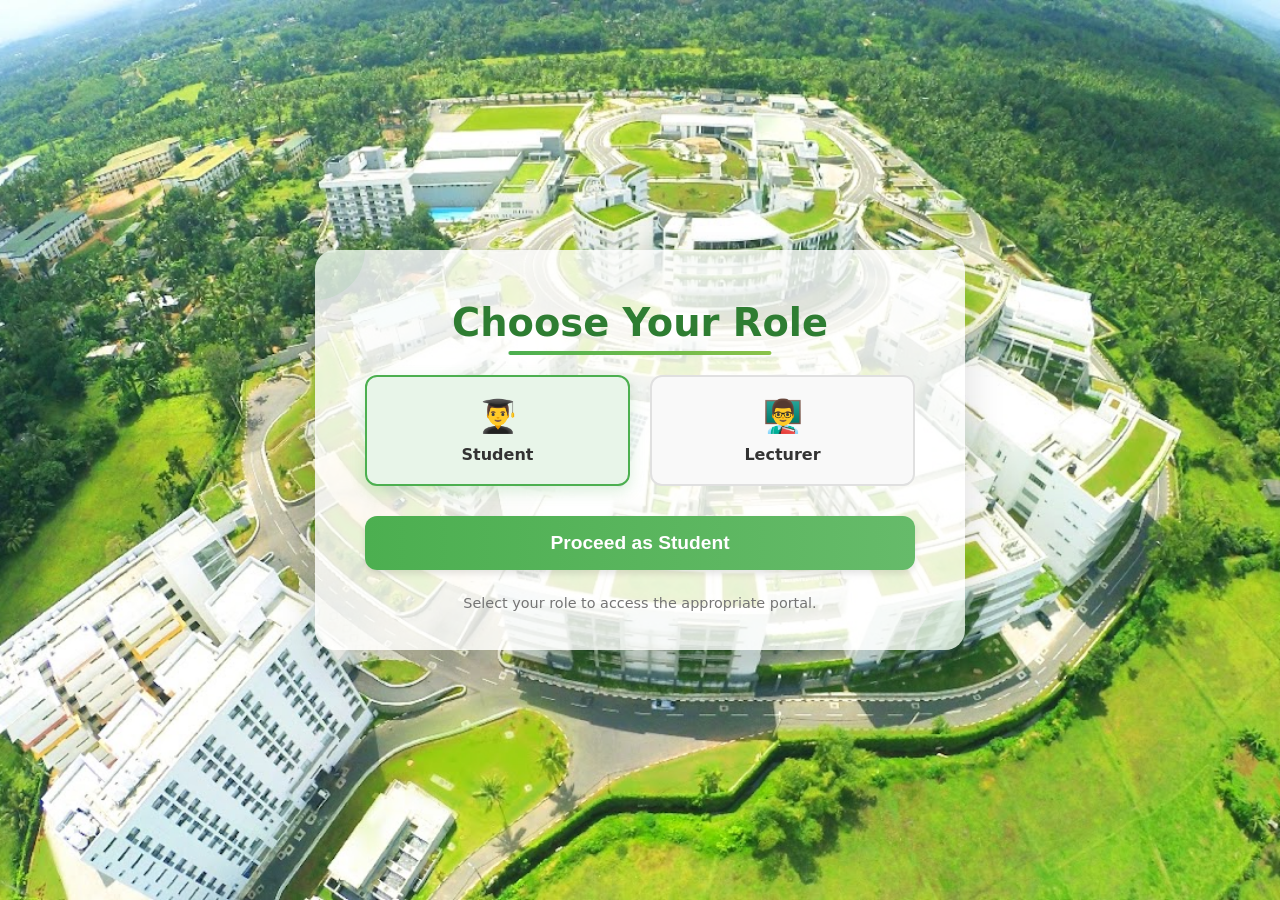
<file: Project N-Link/src/index.html>
<!DOCTYPE html>
<html lang="en">
  <head>
    <meta charset="UTF-8" />
    <meta name="viewport" content="width=device-width, initial-scale=1.0" />
    <title>Select User Type</title>
    <style>
      /* Reset and base styles */
      * {
        margin: 0;
        padding: 0;
        box-sizing: border-box;
      }

      body {
        font-family: "Poppins", "Arial", sans-serif;
        /* background: linear-gradient(135deg, #4caf50, #2e7d32); 
        background-image: url("images/background-img.jpg");
        min-height: 100vh;
        display: flex;
        justify-content: center;
        align-items: center;
        color: #fff;
        padding: 20px;*/
        background-image: url("images/background-img.jpg");
        background-size: cover;
        background-position: center;
        background-repeat: no-repeat;
        min-height: 100vh;
        display: flex;
        align-items: center;
        justify-content: center;
        padding: 40px 0;
        font-family: "Segoe UI", system-ui, -apple-system, sans-serif;
      }

      .container {
        background: rgba(255, 255, 255, 0.8);

        padding: 50px;
        border-radius: 20px;
        box-shadow: 0 20px 40px rgba(0, 0, 0, 0.15);
        width: 650px;
        height: 400px;
        text-align: center;
        position: relative;
        overflow: hidden;
        transition: all 0.4s cubic-bezier(0.175, 0.885, 0.32, 1.275);
      }

      .container:hover {
        transform: translateY(-10px) scale(1.02);
        box-shadow: 0 25px 50px rgba(0, 0, 0, 0.2);
      }

      .container::before {
        content: "";
        position: absolute;
        top: -50px;
        left: -50px;
        width: 100px;
        height: 100px;
        background-color: rgba(76, 175, 80, 0.1);
        border-radius: 50%;
        z-index: 0;
      }

      .container::after {
        content: "";
        position: absolute;
        bottom: -50px;
        right: -50px;
        width: 100px;
        height: 100px;
        background-color: rgba(76, 175, 80, 0.1);
        border-radius: 50%;
        z-index: 0;
      }

      .content {
        position: relative;
        z-index: 1;
      }

      h1 {
        font-size: 2.4rem;
        font-weight: 700;
        margin-bottom: 30px;
        color: #2e7d32;
        position: relative;
        display: inline-block;
      }

      h1::after {
        content: "";
        position: absolute;
        bottom: -10px;
        left: 50%;
        transform: translateX(-50%);
        width: 70%;
        height: 4px;
        background: linear-gradient(to right, #4caf50, #8bc34a);
        border-radius: 2px;
      }

      .role-options {
        display: flex;
        gap: 20px;
        margin-bottom: 30px;
      }

      .role-option {
        flex: 1;
        padding: 20px 0;
        border: 2px solid #e0e0e0;
        border-radius: 12px;
        cursor: pointer;
        transition: all 0.3s ease;
        background-color: #f9f9f9;
      }

      .role-option:hover {
        border-color: #8bc34a;
        background-color: #f1f8e9;
      }

      .role-option.selected {
        border-color: #4caf50;
        background-color: #e8f5e9;
        box-shadow: 0 5px 15px rgba(76, 175, 80, 0.2);
      }

      .role-icon {
        font-size: 2rem;
        margin-bottom: 10px;
        color: #4caf50;
      }

      .role-label {
        font-weight: 600;
        color: #333;
      }

      button {
        width: 100%;
        padding: 16px;
        background: linear-gradient(to right, #4caf50, #66bb6a);
        color: white;
        font-size: 1.2rem;
        font-weight: 600;
        border: none;
        border-radius: 12px;
        cursor: pointer;
        transition: all 0.3s ease;
        box-shadow: 0 4px 6px rgba(0, 0, 0, 0.1);
        position: relative;
        overflow: hidden;
      }

      button:hover {
        background: linear-gradient(to right, #3ca241, #57a85c);
        transform: translateY(-2px);
        box-shadow: 0 6px 10px rgba(0, 0, 0, 0.15);
      }

      button:active {
        transform: translateY(1px);
        box-shadow: 0 2px 5px rgba(0, 0, 0, 0.1);
      }

      /* Button ripple effect */
      button::after {
        content: "";
        position: absolute;
        top: 50%;
        left: 50%;
        width: 5px;
        height: 5px;
        background: rgba(255, 255, 255, 0.5);
        opacity: 0;
        border-radius: 100%;
        transform: scale(1, 1) translate(-50%);
        transform-origin: 50% 50%;
      }

      @keyframes ripple {
        0% {
          transform: scale(0, 0);
          opacity: 0.5;
        }
        100% {
          transform: scale(100, 100);
          opacity: 0;
        }
      }

      button:focus:not(:active)::after {
        animation: ripple 1s ease-out;
      }

      .footer {
        font-size: 0.9rem;
        color: #757575;
        margin-top: 25px;
        font-weight: 500;
      }

      /* Loading animation for button */
      @keyframes loading {
        0% {
          transform: translateX(-100%);
        }
        100% {
          transform: translateX(100%);
        }
      }

      .loading::before {
        content: "";
        position: absolute;
        top: 0;
        left: 0;
        width: 100%;
        height: 100%;
        background: linear-gradient(
          90deg,
          transparent,
          rgba(255, 255, 255, 0.2),
          transparent
        );
        animation: loading 1.5s infinite;
      }

      /* Responsive adjustments */
      @media screen and (max-width: 480px) {
        .container {
          padding: 30px 20px;
          width: 100%;
          max-width: 350px;
        }

        h1 {
          font-size: 1.8rem;
        }

        .role-options {
          flex-direction: column;
          gap: 15px;
        }

        button {
          font-size: 1.1rem;
          padding: 14px;
        }
      }

      /* Font import for better typography */
      @import url("https://fonts.googleapis.com/css2?family=Poppins:wght@400;500;600;700&display=swap");
    </style>
  </head>
  <body>
    <div class="container">
      <div class="content">
        <h1>Choose Your Role</h1>

        <div class="role-options">
          <div
            id="studentRole"
            class="role-option selected"
            onclick="selectRole('student')"
          >
            <div class="role-icon">👨‍🎓</div>
            <div class="role-label">Student</div>
          </div>

          <div
            id="lecturerRole"
            class="role-option"
            onclick="selectRole('lecturer')"
          >
            <div class="role-icon">👨‍🏫</div>
            <div class="role-label">Lecturer</div>
          </div>
        </div>

        <button id="proceedBtn" onclick="redirectToPage()">
          Proceed as Student
        </button>

        <div class="footer">
          Select your role to access the appropriate portal.
        </div>
      </div>
    </div>

    <script>
      let selectedRole = "student";

      function selectRole(role) {
        selectedRole = role;

        // Update UI
        document
          .getElementById("studentRole")
          .classList.toggle("selected", role === "student");
        document
          .getElementById("lecturerRole")
          .classList.toggle("selected", role === "lecturer");

        // Update button text
        document.getElementById("proceedBtn").textContent = `Proceed as ${
          role.charAt(0).toUpperCase() + role.slice(1)
        }`;
      }

      function redirectToPage() {
        const button = document.getElementById("proceedBtn");
        button.classList.add("loading");
        button.textContent = "Processing...";

        // Simulate a short delay for visual feedback
        setTimeout(() => {
          if (selectedRole === "student") {
            window.location.href = "login_signup/login.html";
          } else {
            window.location.href = "login_signup/lecturer_login.php";
          }
        }, 800);
      }
    </script>
  </body>
</html>
</file>
